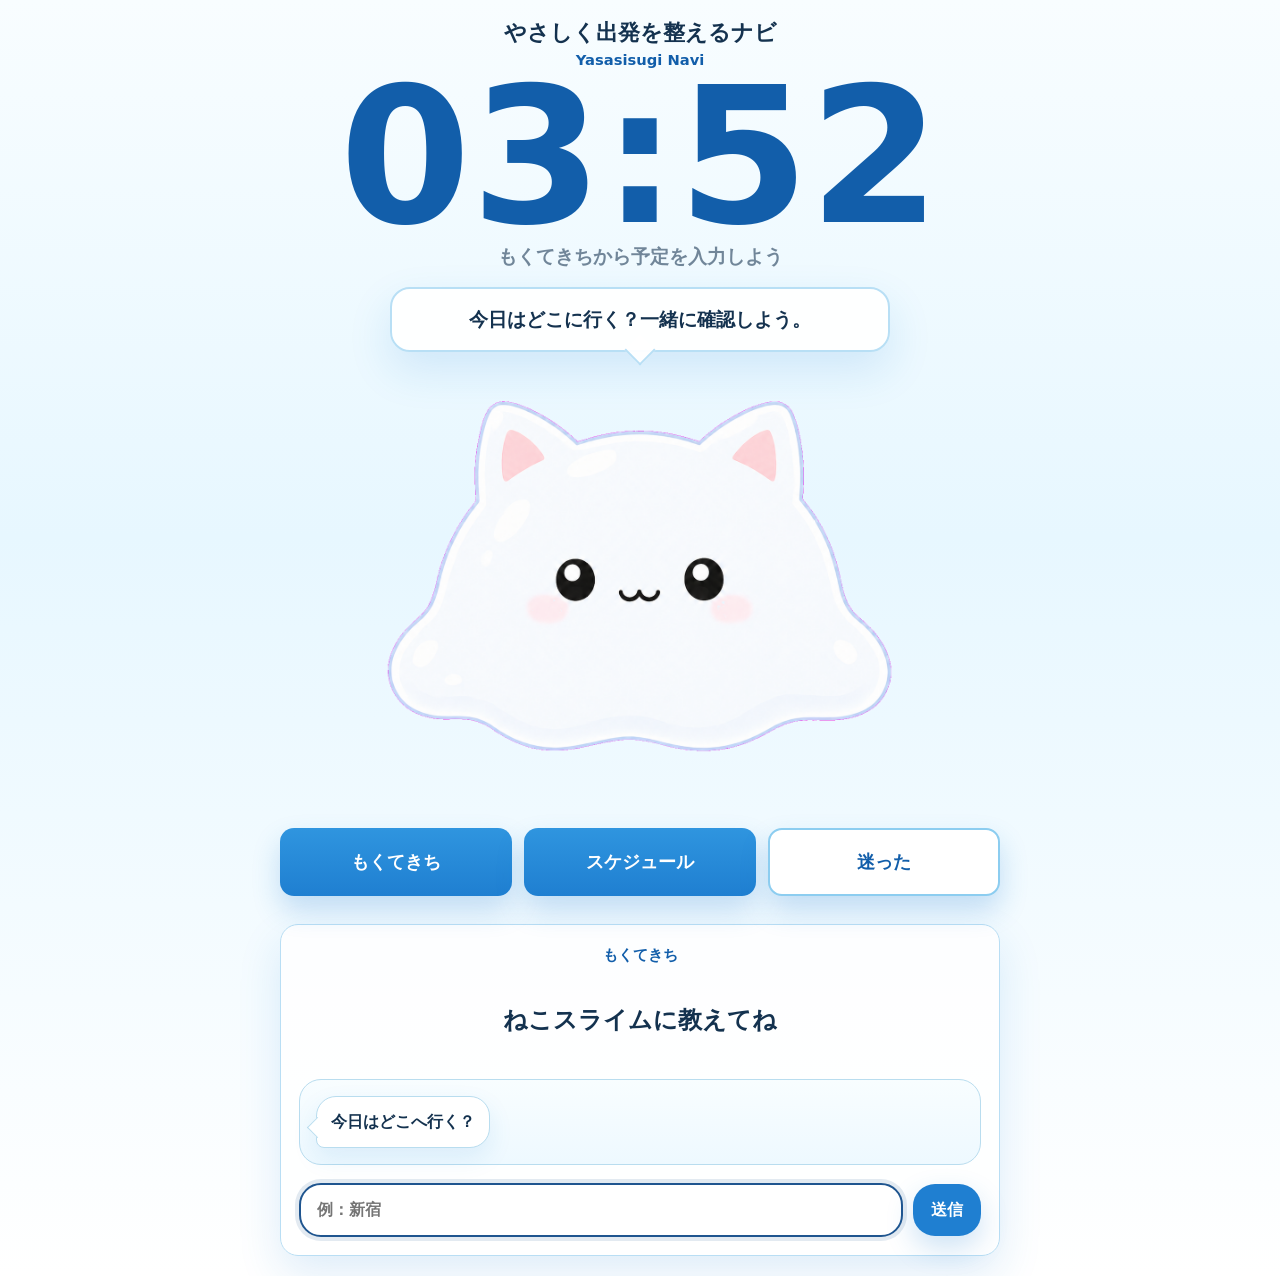
<file: index.html>
<!DOCTYPE html>
<html lang="ja">
<head>
  <meta charset="UTF-8">
  <meta name="viewport" content="width=device-width, initial-scale=1.0">
  <title>Yasasisugi Navi</title>
  <link rel="stylesheet" href="styles.css?v=20260713-slime-up-80">
</head>
<body>
  <main>
    <section class="home" aria-labelledby="home-title">
      <div class="home__content">
        <h1 id="home-title" class="home-title">やさしく出発を整えるナビ</h1>
        <p class="app-label">Yasasisugi Navi</p>

        <div class="clock-panel" aria-label="現在時刻と次の目安">
          <time id="current-time" class="current-time">--:--</time>
          <p id="next-reminder" class="next-reminder">最初の予定の5分前 --:--</p>
        </div>

        <div class="navigator">
          <div class="speech" role="status" aria-live="polite">
            <p id="navigator-message">今日はどこに行く？一緒に確認しよう。</p>
          </div>
          <div class="character-slot" aria-label="ナビゲーターキャラクター仮表示">
            <div class="slime-positioner">
              <div class="slime-wrap cat-slime">
                <img class="slime-body" src="nomal.png?v=20260708b" alt="猫スライム">
              </div>
            </div>
          </div>
        </div>

        <div class="main-actions" aria-label="メインメニュー">
          <a class="action-button" href="#goal-section">
            もくてきち
          </a>
          <a class="action-button" id="schedule-link" href="schedule.html">
            スケジュール
          </a>
          <button type="button" class="action-button action-button--light" id="lost-button">
            迷った
          </button>
        </div>

        <div id="lost-guide" class="lost-guide" hidden>
          <h2>迷ったときのサポート</h2>
          <p>見えるものや写真から現在地を確認する機能は今後追加予定です。今は、近くの目印や駅名をゆっくり確認してみましょう。</p>
        </div>

        <section id="goal-section" class="chat-goal home-chat" aria-labelledby="goal-title">
          <div class="chat-hero">
            <p class="eyebrow">もくてきち</p>
            <h2 id="goal-title">ねこスライムに教えてね</h2>
          </div>

          <div id="goal-chat-log" class="chat-log" aria-live="polite"></div>

          <form id="goal-chat-form" class="chat-input-area">
            <label class="sr-only" for="goal-chat-input">こたえを入力</label>
            <input id="goal-chat-input" type="text" autocomplete="off" placeholder="ここに入力してね">
            <button class="chat-send-button" type="submit">送信</button>
          </form>

          <div id="goal-chat-actions" class="chat-confirm-actions" hidden></div>

          <div class="goal-hidden-fields" aria-hidden="true">
            <input id="goal-place" name="goalPlace" type="hidden">
            <input id="arrival-hour" name="arrivalHour" type="hidden" value="10">
            <input id="arrival-minute" name="arrivalMinute" type="hidden" value="00">
            <input id="arrival-buffer" name="arrivalBuffer" type="hidden" value="10">
            <input id="train-time" name="trainTime" type="hidden">
            <input id="train-duration" name="trainDuration" type="hidden">
          </div>
        </section>
      </div>
    </section>
  </main>

  <script src="app.js?v=20260713-goal-required"></script>
</body>
</html>
</file>
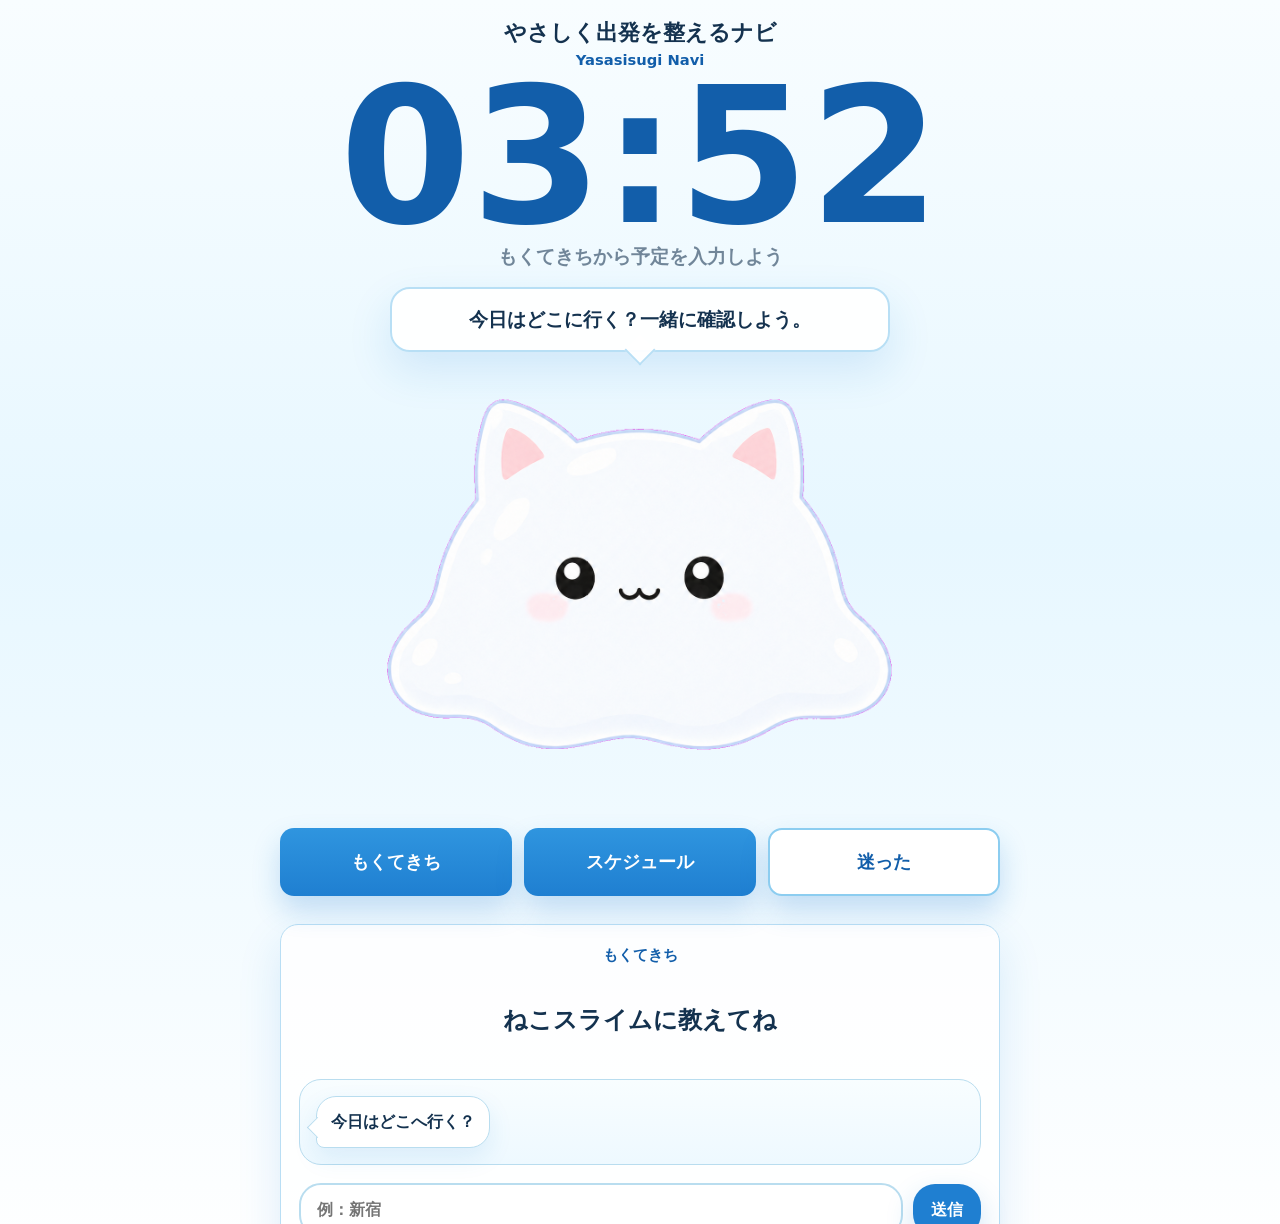
<file: goal.html>
<!DOCTYPE html>
<html lang="ja">
<head>
  <meta charset="UTF-8">
  <meta name="viewport" content="width=device-width, initial-scale=1.0">
  <meta http-equiv="refresh" content="0; url=index.html#goal-section">
  <title>もくてきち - Yasasisugi Navi</title>
  <link rel="stylesheet" href="styles.css?v=20260704-main-chat">
</head>
<body>
  <main class="subpage">
    <section class="section-panel">
      <p>メインページのもくてきち入力へ移動します。</p>
      <p><a href="index.html#goal-section">移動しない場合はこちら</a></p>
    </section>
  </main>
</body>
</html>
</file>
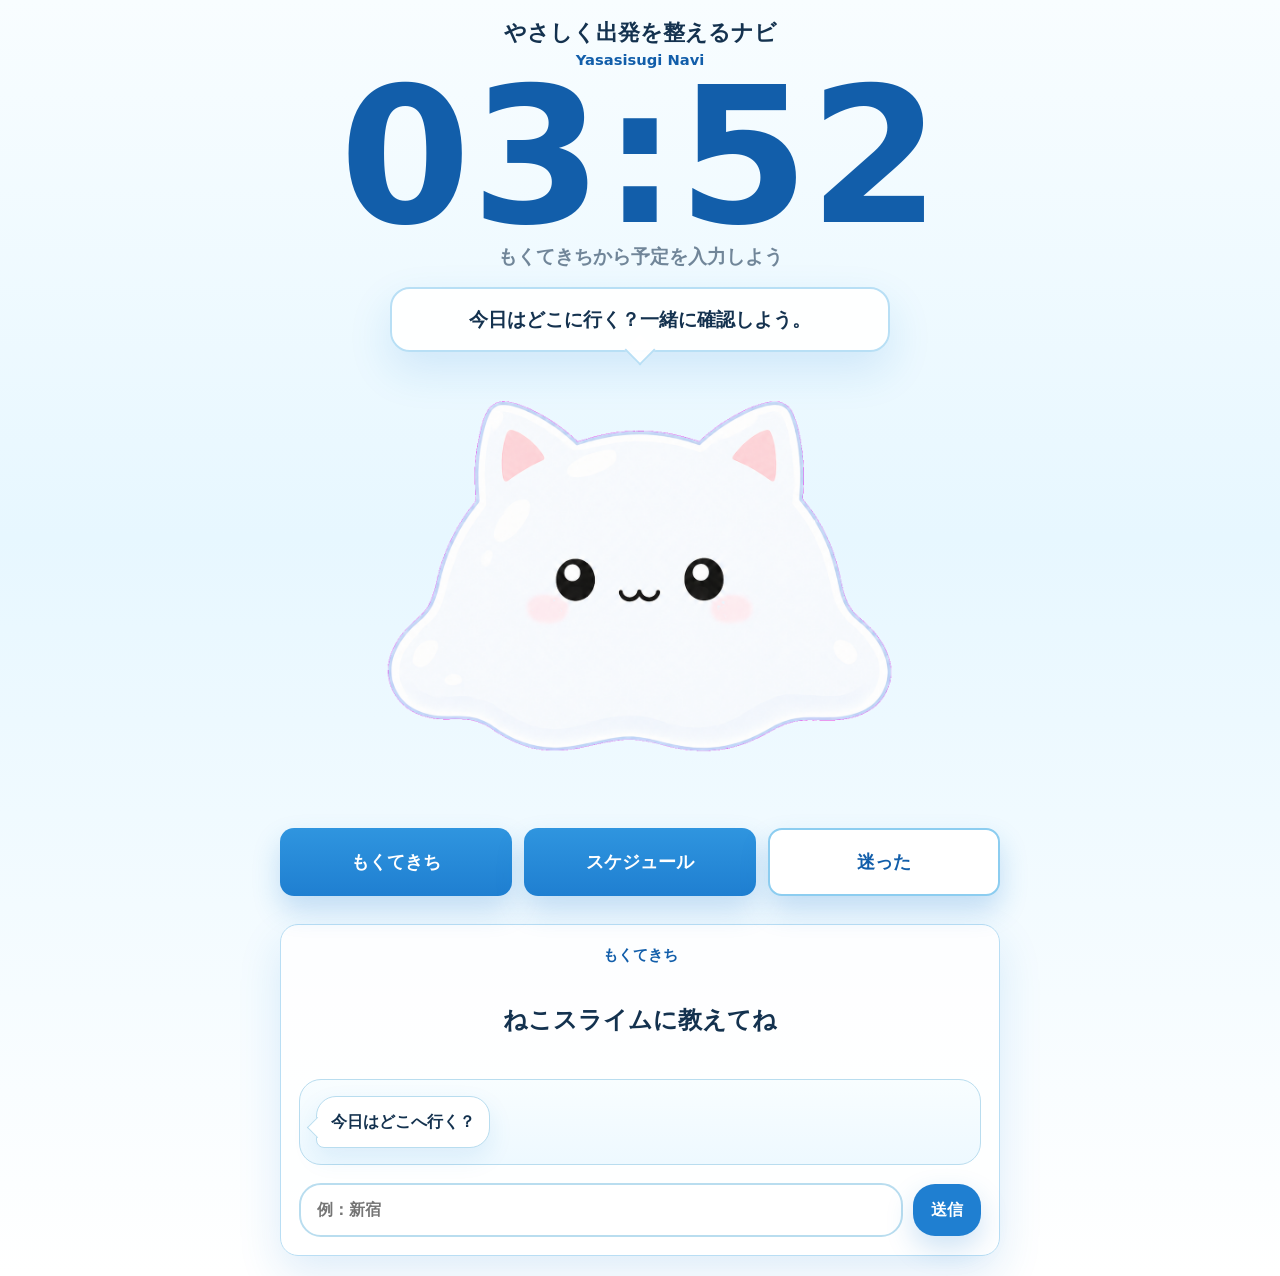
<file: schedule.html>
<!DOCTYPE html>
<html lang="ja">
<head>
  <meta charset="UTF-8">
  <meta name="viewport" content="width=device-width, initial-scale=1.0">
  <title>スケジュール - Yasasisugi Navi</title>
  <link rel="stylesheet" href="styles.css?v=20260704-main-chat">
</head>
<body>
  <main class="subpage">
    <nav class="page-nav" aria-label="ページ移動">
      <a href="index.html">メインへ</a>
      <a href="index.html#goal-section">もくてきちへ</a>
    </nav>

    <section id="schedule-section" class="section-panel schedule-page" aria-live="polite" aria-labelledby="schedule-title">
      <div class="section-heading">
        <p class="eyebrow">今日の予定</p>
        <h1 id="schedule-title">次にやること</h1>
        <p id="summary">今日の流れを確認します。</p>
      </div>

      <div id="timeline" class="timeline timeline--schedule"></div>

      <div class="arrival-complete">
        <label class="complete-check">
          <input id="arrival-complete" type="checkbox">
          <span>目的地に到着した</span>
        </label>
      </div>
    </section>
  </main>

  <script src="app.js?v=20260704-main-chat"></script>
</body>
</html>
</file>
<file: styles.css>
/* ==================================================
   1. カラー・影など、サイト全体で使うデザイン変数
   ================================================== */
:root {
  color-scheme: light;
  --bg-start: #f8fdff;
  --bg-mid: #e7f7ff;
  --bg-end: #ffffff;
  --surface-blue: #eef9ff;
  --text: #14324f;
  --muted: #5c7489;
  --line: #b9def4;
  --blue: #1f7fd1;
  --blue-strong: #125eaa;
  --warm: #ff7f6e;
  --warm-strong: #e95a78;
  --warm-soft: #fff1ec;
  --shadow: 0 18px 44px rgba(31, 127, 209, 0.14);
}

/* ==================================================
   2. ブラウザ標準スタイルの調整と全ページ共通設定
   ================================================== */
* {
  box-sizing: border-box;
}

html {
  scroll-behavior: smooth;
}

body {
  margin: 0;
  min-height: 100vh;
  background: linear-gradient(180deg, var(--bg-start) 0%, var(--bg-mid) 42%, var(--bg-end) 100%);
  color: var(--text);
  font-family: "Hiragino Maru Gothic ProN", "Yu Gothic UI", "Meiryo", "Arial Rounded MT Bold", system-ui, sans-serif;
  line-height: 1.65;
}

button,
input,
textarea,
select {
  font: inherit;
}

button {
  cursor: pointer;
}

a {
  color: inherit;
}

h1,
h2,
h3,
p {
  overflow-wrap: anywhere;
}

/* ==================================================
   3. メインページ：全体レイアウト・タイトル・現在時刻
   ================================================== */
.home {
  min-height: 100svh;
  display: grid;
  place-items: center;
  padding: 20px 14px;
}

.home__content {
  width: min(720px, 100%);
  text-align: center;
}

.home-title {
  margin: 0 0 2px;
  color: var(--text);
  font-size: 1.38rem;
  font-weight: 900;
  line-height: 1.18;
  letter-spacing: 0;
}

.app-label,
.eyebrow {
  margin: 0 0 8px;
  color: var(--blue-strong);
  font-size: 0.92rem;
  font-weight: 850;
  letter-spacing: 0;
}

.clock-panel {
  display: grid;
  gap: 6px;
  margin: 4px 0 20px;
}

.current-time {
  display: block;
  color: var(--blue-strong);
  font-size: clamp(4.1rem, 21.7vw, 11.8rem);
  font-weight: 900;
  line-height: 0.82;
  letter-spacing: 0;
}

.next-reminder {
  margin: 0;
  color: rgba(20, 50, 79, 0.58);
  font-size: clamp(0.95rem, 3.4vw, 1.2rem);
  font-weight: 750;
}

/* ==================================================
   4. メインページ：案内ふきだしとナビゲーター
   ================================================== */
.navigator {
  display: grid;
  justify-items: center;
  gap: 4px;
  margin: -6px auto 0;
}

.speech {
  position: relative;
  width: min(500px, 100%);
  padding: 15px 18px;
  border: 2px solid #b8dff5;
  border-radius: 20px;
  background: rgba(255, 255, 255, 0.94);
  box-shadow: var(--shadow);
}

.speech::after {
  content: "";
  position: absolute;
  left: 50%;
  bottom: -11px;
  width: 20px;
  height: 20px;
  border-right: 2px solid #b8dff5;
  border-bottom: 2px solid #b8dff5;
  background: rgba(255, 255, 255, 0.94);
  transform: translateX(-50%) rotate(45deg);
}

.speech p {
  margin: 0;
  font-size: clamp(0.95rem, 3.2vw, 1.18rem);
  font-weight: 850;
}

/* スライムを配置する正方形の表示枠 */
.character-slot {
  display: grid;
  place-items: center;
  width: min(90vw, 560px);
  min-width: 260px;
  aspect-ratio: 1;
  margin-top: -64px;
}

/* スライム全体の見た目上の位置だけを調整するレイヤー */
.slime-positioner {
  display: grid;
  place-items: center;
  width: 100%;
  transform: translateY(-80px);
}

/* ==================================================
   5. スライム：画像・ドラッグ・押した時の変形
   ================================================== */
.slime-wrap {
  /* app.jsがドラッグ中に更新する位置・変形用のCSS変数 */
  --slime-x: 0px;
  --slime-y: 0px;
  --slime-scale-x: 1;
  --slime-scale-y: 1;
  --slime-rotate: 0deg;
  --slime-ear-x: 0px;
  --slime-ear-y: 0px;
  --slime-ear-rotate-left: -7deg;
  --slime-ear-rotate-right: 7deg;
  position: relative;
  display: grid;
  place-items: center;
  width: 100%;
  max-width: 100%;
  max-height: min(44vh, 460px);
  transform-origin: 50% 82%;
  transform: translate3d(var(--slime-x), var(--slime-y), 0) rotate(var(--slime-rotate)) scale(var(--slime-scale-x), var(--slime-scale-y));
  animation: slime-idle 3.4s ease-in-out infinite;
  cursor: grab;
  touch-action: none;
  user-select: none;
  -webkit-user-drag: none;
  will-change: transform;
}

/* 押す・ドラッグする・離す各状態の見た目 */
.slime-wrap.is-pressing,
.slime-wrap.is-dragging,
.slime-wrap.is-releasing {
  animation: none;
}

.slime-wrap.is-pressing {
  transform: translate3d(var(--slime-x), var(--slime-y), 0) rotate(var(--slime-rotate)) scale(1.08, 0.92);
}

.slime-wrap.is-dragging {
  cursor: grabbing;
}

.slime-wrap.is-releasing {
  animation: slime-release 560ms cubic-bezier(0.18, 0.86, 0.24, 1) both;
}

.slime-body {
  display: block;
  width: 100%;
  max-width: 100%;
  height: auto;
  object-fit: contain;
  pointer-events: none;
  user-select: none;
  -webkit-user-drag: none;
}

/* スライム画像に重ねて動かせる耳パーツ用スタイル */
.slime-ear-left,
.slime-ear-right {
  position: absolute;
  top: 9%;
  width: 18%;
  aspect-ratio: 0.85;
  border-radius: 56% 56% 44% 44%;
  background: rgba(255, 255, 255, 0.28);
  box-shadow: inset 0 0 0 2px rgba(31, 127, 209, 0.14);
  opacity: 0.38;
  pointer-events: none;
  transform-origin: 50% 92%;
  will-change: transform;
}

.slime-ear-left {
  left: 24%;
  transform: translate3d(var(--slime-ear-x), var(--slime-ear-y), 0) rotate(var(--slime-ear-rotate-left));
  animation: slime-ear-idle-left 3.4s ease-in-out infinite 90ms;
}

.slime-ear-right {
  right: 24%;
  transform: translate3d(var(--slime-ear-x), var(--slime-ear-y), 0) rotate(var(--slime-ear-rotate-right));
  animation: slime-ear-idle-right 3.4s ease-in-out infinite 90ms;
}

.slime-wrap.is-pressing .slime-ear-left,
.slime-wrap.is-pressing .slime-ear-right,
.slime-wrap.is-dragging .slime-ear-left,
.slime-wrap.is-dragging .slime-ear-right,
.slime-wrap.is-releasing .slime-ear-left,
.slime-wrap.is-releasing .slime-ear-right {
  animation: none;
}

.slime-wrap.is-pressing .slime-ear-left {
  transform: translate3d(var(--slime-ear-x), calc(var(--slime-ear-y) + 2px), 0) rotate(-15deg);
  transition: transform 90ms ease-out 60ms;
}

.slime-wrap.is-pressing .slime-ear-right {
  transform: translate3d(var(--slime-ear-x), calc(var(--slime-ear-y) + 2px), 0) rotate(15deg);
  transition: transform 90ms ease-out 60ms;
}

.slime-wrap.is-releasing .slime-ear-left {
  animation: slime-ear-release-left 560ms cubic-bezier(0.18, 0.86, 0.24, 1) both 70ms;
}

.slime-wrap.is-releasing .slime-ear-right {
  animation: slime-ear-release-right 560ms cubic-bezier(0.18, 0.86, 0.24, 1) both 70ms;
}

.character-placeholder {
  display: grid;
  place-items: center;
  width: 72%;
  aspect-ratio: 1;
  border-radius: 50%;
  border: 3px dashed #5aa8d4;
  color: #2f719d;
  font-weight: 850;
  background: rgba(255, 255, 255, 0.72);
}

/* スライムの待機・押下・リリース時のアニメーション */
@keyframes slime-idle {
  0% {
    transform: translateY(0) rotate(-1deg) scale(1.01, 0.99);
  }
  25% {
    transform: translateY(-5px) rotate(2deg) scale(0.985, 1.025);
  }
  50% {
    transform: translateY(-2px) rotate(-2deg) scale(1.025, 0.98);
  }
  75% {
    transform: translateY(-6px) rotate(1.5deg) scale(0.99, 1.02);
  }
  100% {
    transform: translateY(0) rotate(-1deg) scale(1.01, 0.99);
  }
}

@keyframes slime-ear-idle-left {
  0% {
    transform: translate3d(0, 0, 0) rotate(-4deg);
  }
  35% {
    transform: translate3d(1px, 2px, 0) rotate(2deg);
  }
  70% {
    transform: translate3d(-1px, -1px, 0) rotate(-2deg);
  }
  100% {
    transform: translate3d(0, 0, 0) rotate(-4deg);
  }
}

@keyframes slime-ear-idle-right {
  0% {
    transform: translate3d(0, 0, 0) rotate(4deg);
  }
  35% {
    transform: translate3d(-1px, 2px, 0) rotate(-2deg);
  }
  70% {
    transform: translate3d(1px, -1px, 0) rotate(2deg);
  }
  100% {
    transform: translate3d(0, 0, 0) rotate(4deg);
  }
}

@keyframes slime-puni {
  0% {
    transform: translateY(0) scale(1);
  }
  42% {
    transform: translateY(4px) scale(1.08, 0.88);
  }
  72% {
    transform: translateY(-3px) scale(0.96, 1.06);
  }
  100% {
    transform: translateY(0) scale(1);
  }
}

@keyframes slime-release {
  0% {
    transform: translate3d(var(--slime-x), var(--slime-y), 0) rotate(var(--slime-rotate)) scale(var(--slime-scale-x), var(--slime-scale-y));
  }
  24% {
    transform: translate3d(-3px, -2px, 0) rotate(-2deg) scale(0.96, 1.04);
  }
  48% {
    transform: translate3d(0, 0, 0) rotate(1.5deg) scale(1.05, 0.96);
  }
  70% {
    transform: translate3d(0, 0, 0) rotate(-1deg) scale(0.98, 1.03);
  }
  86% {
    transform: translate3d(0, 0, 0) rotate(0.6deg) scale(1.015, 0.99);
  }
  100% {
    transform: translate3d(0, 0, 0) rotate(0deg) scale(1);
  }
}

@keyframes slime-ear-release-left {
  0% {
    transform: translate3d(var(--slime-ear-x), var(--slime-ear-y), 0) rotate(calc(var(--slime-ear-rotate-left) - 6deg));
  }
  45% {
    transform: translate3d(-2px, -2px, 0) rotate(-16deg);
  }
  72% {
    transform: translate3d(1px, -1px, 0) rotate(-4deg);
  }
  100% {
    transform: translate3d(0, 0, 0) rotate(-7deg);
  }
}

@keyframes slime-ear-release-right {
  0% {
    transform: translate3d(var(--slime-ear-x), var(--slime-ear-y), 0) rotate(calc(var(--slime-ear-rotate-right) + 6deg));
  }
  45% {
    transform: translate3d(2px, -2px, 0) rotate(16deg);
  }
  72% {
    transform: translate3d(-1px, -1px, 0) rotate(4deg);
  }
  100% {
    transform: translate3d(0, 0, 0) rotate(7deg);
  }
}

/* OSで「視差効果を減らす」が有効な場合は動きを止める */
@media (prefers-reduced-motion: reduce) {
  .slime-wrap,
  .slime-ear-left,
  .slime-ear-right {
    animation: none;
  }
}

/* ==================================================
   6. 共通見出し・メインメニューのボタン
   ================================================== */
h1:not(.home-title) {
  margin: 0;
  font-size: clamp(1.45rem, 5vw, 2.4rem);
  line-height: 1.16;
  letter-spacing: 0;
}

.main-actions {
  display: grid;
  grid-template-columns: repeat(3, minmax(0, 1fr));
  gap: clamp(6px, 2.4vw, 12px);
  margin-top: -24px;
}

.action-button {
  display: grid;
  place-items: center;
  min-height: clamp(54px, 14vw, 68px);
  width: 100%;
  border: 0;
  border-radius: 14px;
  background: linear-gradient(180deg, #2f95df, var(--blue));
  color: #ffffff;
  font-size: clamp(0.82rem, 3.5vw, 1.12rem);
  font-weight: 850;
  line-height: 1.22;
  padding: 10px clamp(5px, 2vw, 14px);
  text-align: center;
  text-decoration: none;
  box-shadow: 0 14px 28px rgba(31, 127, 209, 0.24);
}

.action-button:focus-visible,
.field input:focus,
.field select:focus,
.route-field input:focus,
.timeline-check:focus-visible,
.alarm-toggle:focus-visible,
.secondary-action:focus-visible,
.date-button:focus-visible,
.choice-button:focus-within:not(:has(input[type="radio"])) {
  outline: 4px solid rgba(31, 85, 143, 0.24);
  outline-offset: 3px;
}

.action-button--light {
  background: #ffffff;
  color: var(--blue-strong);
  border: 2px solid #8ccdf0;
}

/* ==================================================
   7. サブページ共通：カード・ナビゲーション・見出し
   ================================================== */
.lost-guide,
.section-panel {
  width: min(960px, calc(100% - 32px));
  margin: 24px auto;
  padding: clamp(20px, 5vw, 34px);
  border: 1px solid var(--line);
  border-radius: 18px;
  background: rgba(255, 255, 255, 0.94);
  box-shadow: var(--shadow);
}

.subpage {
  width: 100%;
  padding: 18px 0 48px;
}

.page-nav {
  width: min(960px, calc(100% - 32px));
  display: flex;
  justify-content: space-between;
  gap: 10px;
  margin: 0 auto;
}

.page-nav a {
  display: inline-grid;
  place-items: center;
  min-height: 44px;
  border: 2px solid #8ccdf0;
  border-radius: 999px;
  background: rgba(255, 255, 255, 0.9);
  color: var(--blue-strong);
  padding: 8px 14px;
  font-weight: 850;
  text-decoration: none;
}

.page-actions {
  margin-top: 22px;
}

.page-actions--split {
  display: grid;
  gap: 18px;
}

.lost-guide {
  width: 100%;
  text-align: left;
  background: var(--surface-blue);
}

.lost-guide h2,
.lost-guide p,
.section-heading p {
  margin: 0;
}

.lost-guide h2 {
  font-size: 1.25rem;
}

.lost-guide p {
  margin-top: 8px;
  color: var(--muted);
  font-weight: 650;
}

.section-heading {
  display: grid;
  gap: 8px;
  margin-bottom: 22px;
}

.section-heading h2 {
  margin: 0;
  font-size: clamp(1.55rem, 5vw, 2.3rem);
  line-height: 1.2;
}

.section-heading p:not(.eyebrow) {
  color: var(--muted);
  font-size: 1.05rem;
  font-weight: 650;
}

/* ==================================================
   8. 全ページ共通のフォーム・入力欄
   ================================================== */
.form {
  display: grid;
  grid-template-columns: repeat(2, minmax(0, 1fr));
  gap: 16px;
}

.field {
  display: grid;
  gap: 7px;
}

.field--wide {
  grid-column: 1 / -1;
}

.field span {
  font-size: 1.04rem;
  font-weight: 800;
}

.field input,
.field select {
  min-height: 58px;
  width: 100%;
  border: 2px solid #b9ddef;
  border-radius: 12px;
  background: #ffffff;
  color: var(--text);
  padding: 12px 14px;
  font-size: 1.08rem;
}

.field input[type="time"],
.route-field input[type="time"] {
  position: relative;
  z-index: 1;
  min-height: 56px;
  width: 100%;
  appearance: auto;
  -webkit-appearance: auto;
  touch-action: manipulation;
}

.field input:focus,
.field select:focus {
  border-color: #1f558f;
}

.route-form {
  display: grid;
  gap: 18px;
}

/* 画面には隠しつつ、読み上げソフトには残すラベル */
.sr-only {
  position: absolute;
  width: 1px;
  height: 1px;
  padding: 0;
  margin: -1px;
  overflow: hidden;
  clip: rect(0, 0, 0, 0);
  white-space: nowrap;
  border: 0;
}

/* ==================================================
   9. メインページ：もくてきち入力チャット
   ================================================== */
.chat-goal {
  display: grid;
  gap: 18px;
}

.home-chat {
  margin-top: 28px;
  padding: 18px;
  border: 1px solid var(--line);
  border-radius: 18px;
  background: rgba(255, 255, 255, 0.86);
  box-shadow: var(--shadow);
}

.chat-hero {
  display: grid;
  justify-items: center;
  gap: 6px;
  text-align: center;
}

.chat-hero h1 {
  margin: 0;
  color: var(--text);
  font-size: clamp(1.55rem, 8vw, 2.25rem);
  line-height: 1.2;
}

.chat-slime {
  width: min(58vw, 220px);
  max-height: 220px;
}

.chat-log {
  display: grid;
  gap: 10px;
  align-content: start;
  min-height: auto;
  padding: 16px;
  border: 1px solid #b9ddef;
  border-radius: 22px;
  background: linear-gradient(180deg, #f8fdff 0%, #eef9ff 100%);
}

.chat-bubble {
  position: relative;
  width: fit-content;
  max-width: min(84%, 420px);
  padding: 12px 14px;
  border-radius: 20px;
  font-weight: 800;
  line-height: 1.65;
  white-space: pre-line;
  box-shadow: 0 10px 24px rgba(31, 127, 209, 0.1);
}

.chat-bubble--slime {
  justify-self: start;
  border-bottom-left-radius: 8px;
  background: #ffffff;
  color: var(--text);
  border: 1px solid #b9ddef;
}

.chat-bubble--slime::before {
  content: "";
  position: absolute;
  left: -7px;
  bottom: 12px;
  width: 14px;
  height: 14px;
  border-left: 1px solid #b9ddef;
  border-bottom: 1px solid #b9ddef;
  background: #ffffff;
  transform: rotate(45deg);
}

.chat-bubble--user {
  justify-self: end;
  border-bottom-right-radius: 8px;
  background: var(--blue);
  color: #ffffff;
}

.chat-bubble--user::after {
  content: "";
  position: absolute;
  right: -7px;
  bottom: 12px;
  width: 14px;
  height: 14px;
  background: var(--blue);
  transform: rotate(45deg);
}

.chat-route-link {
  display: inline-block;
  margin-top: 6px;
  color: var(--blue-strong);
  font-weight: 900;
  text-decoration: underline;
  text-underline-offset: 3px;
}

.chat-button-row {
  display: flex;
  flex-wrap: wrap;
  gap: 8px;
}

.chat-choice-button {
  min-height: 42px;
  border: 2px solid var(--blue);
  border-radius: 999px;
  background: var(--blue);
  color: #ffffff;
  padding: 8px 14px;
  font-size: 0.95rem;
  font-weight: 900;
  line-height: 1.2;
  white-space: normal;
}

.chat-choice-button--secondary {
  background: #ffffff;
  color: var(--blue-strong);
  border-color: #8ccdf0;
}

.chat-mood-wrap {
  display: grid;
  grid-template-columns: auto minmax(150px, 1fr) auto;
  gap: 8px;
  align-items: center;
}

.chat-mood-label {
  color: var(--blue-strong);
  font-size: 0.86rem;
  font-weight: 900;
  white-space: nowrap;
}

.chat-mood-options {
  position: relative;
  display: grid;
  grid-template-columns: repeat(5, minmax(28px, 1fr));
  gap: 8px;
  align-items: center;
  min-width: min(50vw, 230px);
  padding: 10px 0;
}

.chat-mood-options::before {
  content: "";
  position: absolute;
  left: 10%;
  right: 10%;
  top: 50%;
  height: 3px;
  border-radius: 999px;
  background: #b9ddef;
  transform: translateY(-50%);
}

.chat-mood-option {
  position: relative;
  z-index: 1;
  justify-self: center;
  width: 26px;
  height: 26px;
  border: 3px solid #9bd4f4;
  border-radius: 50%;
  background: #ffffff;
  padding: 0;
}

.chat-mood-option:focus-visible,
.chat-choice-button:focus-visible {
  outline: 4px solid rgba(31, 85, 143, 0.24);
  outline-offset: 3px;
}

.chat-input-area {
  display: grid;
  grid-template-columns: minmax(0, 1fr) auto;
  gap: 10px;
  align-items: center;
}

.chat-input-area input {
  width: 100%;
  min-height: 52px;
  border: 2px solid #b9ddef;
  border-radius: 22px;
  background: #ffffff;
  color: var(--text);
  padding: 12px 16px;
  font-weight: 800;
  outline: none;
}

.chat-input-area input:focus {
  border-color: #1f558f;
  box-shadow: 0 0 0 4px rgba(31, 85, 143, 0.12);
}

.chat-send-button {
  min-height: 52px;
  border: 0;
  border-radius: 22px;
  background: var(--blue);
  color: #ffffff;
  padding: 0 18px;
  font-weight: 900;
  box-shadow: 0 12px 28px rgba(31, 127, 209, 0.22);
}

.chat-confirm-actions {
  display: grid;
  gap: 10px;
}

.chat-confirm-actions[hidden],
.goal-hidden-fields {
  display: none;
}

/* ==================================================
   10. 出発地点と日付を選ぶボタン
   ================================================== */
/* 選択肢ボタンの並びとチェック状態 */
.start-choice {
  display: grid;
  gap: 14px;
  padding: 18px;
  border: 1px solid #cce8f7;
  border-radius: 18px;
  background: linear-gradient(180deg, #ffffff, var(--surface-blue));
}

.start-choice h2 {
  margin: 0;
  color: var(--blue-strong);
  font-size: 1.02rem;
  font-weight: 850;
  line-height: 1.65;
}

.choice-buttons {
  display: grid;
  grid-template-columns: 1fr;
  gap: 10px;
}

.choice-button {
  display: grid;
  grid-template-columns: auto 1fr;
  gap: 10px;
  align-items: center;
  min-height: 56px;
  padding: 12px 14px;
  border: 2px solid #b9ddef;
  border-radius: 16px;
  background: #ffffff;
  color: var(--blue-strong);
  font-weight: 900;
}

.choice-button:has(input:checked) {
  border-color: var(--blue);
  background: #e7f7ff;
  box-shadow: 0 12px 26px rgba(31, 127, 209, 0.12);
}

.choice-button input {
  width: 20px;
  height: 20px;
  accent-color: var(--blue);
}

.choice-button:focus-within {
  outline: none;
}

.compact-choice {
  display: grid;
  gap: 10px;
}

.compact-choice h2 {
  margin: 0;
  color: var(--blue-strong);
  font-size: 1.02rem;
  font-weight: 850;
}

.segmented-choice {
  display: grid;
  grid-template-columns: repeat(3, minmax(0, 1fr));
  overflow: hidden;
  border: 2px solid #8ccdf0;
  border-radius: 16px;
  background: #ffffff;
}

.segmented-choice label {
  position: relative;
  display: grid;
  place-items: center;
  min-height: 54px;
  border-right: 1px solid #cce8f7;
  color: var(--blue-strong);
  font-weight: 900;
}

.segmented-choice label:last-child {
  border-right: 0;
}

.segmented-choice input {
  position: absolute;
  opacity: 0;
  pointer-events: none;
}

.segmented-choice label:has(input:checked) {
  background: var(--blue);
  color: #ffffff;
}

.current-location-note {
  margin: 0;
  padding: 12px 14px;
  border-radius: 14px;
  background: var(--warm-soft);
  color: var(--muted);
  font-weight: 750;
}

/* ==================================================
   11. 経路設定：出発地・目的地などの入力カード
   ================================================== */
.route-points {
  position: relative;
  display: grid;
  gap: 14px;
  padding-left: 18px;
}

.route-field {
  position: relative;
  display: grid;
  gap: 8px;
  padding: 18px;
  border: 1px solid #cce8f7;
  border-radius: 18px;
  background: #ffffff;
}

.route-field::before {
  content: "";
  position: absolute;
  left: -18px;
  top: 28px;
  width: 18px;
  height: 18px;
  border: 4px solid var(--blue);
  border-radius: 50%;
  background: #ffffff;
  box-shadow: 0 0 0 5px #eef9ff;
}

.route-field--goal::before {
  border-color: var(--warm-strong);
}

.route-field--start::before {
  border-color: var(--blue);
}

.route-field span,
.route-field-title {
  color: var(--blue-strong);
  font-size: 1.02rem;
  font-weight: 850;
}

.route-field input {
  min-height: 62px;
  width: 100%;
  border: 2px solid #b9ddef;
  border-radius: 14px;
  background: #f8fdff;
  color: var(--text);
  padding: 12px 14px;
  font-size: 1.18rem;
  font-weight: 800;
}

.number-with-unit {
  display: grid;
  grid-template-columns: minmax(0, 1fr) auto;
  gap: 10px;
  align-items: center;
}

.number-with-unit span {
  color: var(--muted);
  font-weight: 850;
}

.route-field input:focus {
  border-color: #1f558f;
}

/* ==================================================
   12. 到着日・到着時刻の設定カード
   ================================================== */
.arrival-card {
  display: grid;
  gap: 16px;
  overflow: visible;
  padding: 20px;
  border: 1px solid #cce8f7;
  border-radius: 18px;
  background: linear-gradient(180deg, #ffffff, var(--surface-blue));
}

.arrival-card h2 {
  margin: 0;
  color: var(--text);
  font-size: clamp(1.35rem, 5vw, 1.85rem);
  line-height: 1.2;
}

.date-buttons {
  display: grid;
  grid-template-columns: repeat(2, minmax(0, 1fr));
  gap: 10px;
}

.date-button {
  min-height: 50px;
  border: 2px solid #9bd4f4;
  border-radius: 999px;
  background: #ffffff;
  color: var(--blue-strong);
  font-weight: 900;
}

.date-button.is-selected {
  border-color: var(--blue);
  background: var(--blue);
  color: #ffffff;
}

.arrival-time {
  display: grid;
  grid-template-columns: repeat(2, minmax(0, 1fr));
  gap: 12px;
}

/* ==================================================
   13. スケジュール設定：気分と予備時間
   ================================================== */
.schedule-controls {
  display: grid;
  gap: 18px;
}

.mood-card {
  display: grid;
  gap: 14px;
  padding: 18px;
  border: 1px solid #cce8f7;
  border-radius: 18px;
  background: linear-gradient(180deg, #ffffff, var(--surface-blue));
}

.mood-card h2,
.mood-buffer {
  margin: 0;
}

.mood-card h2 {
  color: var(--text);
  font-size: 1.18rem;
}

.mood-labels {
  display: flex;
  justify-content: space-between;
  gap: 12px;
  color: var(--muted);
  font-size: 0.94rem;
  font-weight: 800;
}

.mood-slider {
  width: 100%;
  accent-color: var(--blue);
}

.mood-options {
  display: grid;
  grid-template-columns: repeat(5, minmax(0, 1fr));
  gap: 0;
  align-items: center;
  position: relative;
  padding: 10px 0;
}

.mood-options::before {
  content: "";
  position: absolute;
  left: 10%;
  right: 10%;
  top: 50%;
  height: 3px;
  border-radius: 999px;
  background: #b9ddef;
  transform: translateY(-50%);
}

.mood-option {
  position: relative;
  z-index: 1;
  justify-self: center;
  width: 24px;
  height: 24px;
  border: 3px solid #9bd4f4;
  border-radius: 50%;
  background: #ffffff;
  padding: 0;
}

.mood-option.is-selected {
  border-color: var(--blue);
  background: var(--blue);
}

.mood-buffer {
  color: var(--muted);
  font-weight: 800;
}

.mood-buffer strong {
  color: var(--warm-strong);
  font-size: 1.35rem;
}

/* 予備時間の説明と増減ボタン */
.buffer-card {
  display: grid;
  gap: 14px;
  padding: 18px;
  border: 1px solid #cce8f7;
  border-radius: 18px;
  background: linear-gradient(180deg, #ffffff, var(--surface-blue));
}

.buffer-heading {
  display: flex;
  align-items: center;
  gap: 8px;
}

.buffer-heading h2 {
  margin: 0;
  color: var(--text);
  font-size: 1.18rem;
  line-height: 1.2;
}

.help-button {
  display: grid;
  place-items: center;
  width: 26px;
  height: 26px;
  border: 2px solid #9bd4f4;
  border-radius: 50%;
  background: #ffffff;
  color: var(--blue-strong);
  font-size: 0.9rem;
  font-weight: 900;
}

.buffer-help {
  margin: 0;
  color: var(--muted);
  font-weight: 700;
}

.buffer-stepper {
  display: grid;
  grid-template-columns: 48px minmax(64px, auto) 48px auto;
  gap: 10px;
  align-items: center;
  justify-content: start;
}

.buffer-stepper button {
  width: 48px;
  height: 48px;
  border: 2px solid #9bd4f4;
  border-radius: 14px;
  background: #ffffff;
  color: var(--blue-strong);
  font-size: 1.4rem;
  font-weight: 900;
}

.buffer-stepper strong {
  display: grid;
  place-items: center;
  min-width: 64px;
  min-height: 48px;
  border-radius: 14px;
  background: #ffffff;
  color: var(--warm-strong);
  font-size: 1.45rem;
}

.buffer-stepper span {
  color: var(--muted);
  font-weight: 850;
}

/* 到着完了チェックと補助アクション */
.arrival-complete {
  margin-top: 18px;
}

.complete-check {
  display: grid;
  grid-template-columns: auto 1fr;
  gap: 10px;
  align-items: center;
  padding: 14px;
  border: 1px solid #cce8f7;
  border-radius: 16px;
  background: #ffffff;
  color: var(--blue-strong);
  font-weight: 900;
}

.complete-check input {
  width: 22px;
  height: 22px;
  accent-color: var(--blue);
}

.secondary-action {
  min-height: 44px;
  width: auto;
  border: 2px solid #8ccdf0;
  border-radius: 999px;
  background: #ffffff;
  color: var(--blue-strong);
  font-size: 0.98rem;
  font-weight: 900;
  padding: 9px 16px;
}

.train-time-field {
  margin-top: 4px;
}

/* ==================================================
   14. 経路・出発時刻の計算結果
   ================================================== */
/* 計算結果をカード形式で表示するパネル */
.route-result {
  margin-top: 22px;
  padding: 18px;
  border: 1px solid #ffd4c8;
  border-radius: 18px;
  background: var(--warm-soft);
}

.route-result:empty {
  display: none;
}

.route-result h2 {
  margin: 0 0 14px;
  color: var(--text);
  font-size: 1.35rem;
}

.route-result p {
  margin: 0;
  color: var(--muted);
  font-weight: 750;
}

.route-result-list {
  display: grid;
  gap: 10px;
  margin: 0;
}

.route-result-list div {
  display: grid;
  grid-template-columns: minmax(118px, 0.8fr) minmax(0, 1.2fr);
  gap: 10px;
  align-items: baseline;
  padding: 12px;
  border-radius: 14px;
  background: rgba(255, 255, 255, 0.74);
}

.route-result-list dt {
  color: var(--muted);
  font-weight: 800;
}

.route-result-list dd {
  margin: 0;
  color: var(--warm-strong);
  font-size: 1.16rem;
  font-weight: 900;
}

/* ==================================================
   15. スケジュールのタイムラインとアラーム切り替え
   ================================================== */
.timeline {
  position: relative;
  display: grid;
  margin-top: 4px;
}

.timeline::before {
  content: "";
  position: absolute;
  top: 24px;
  bottom: 24px;
  left: 18px;
  width: 4px;
  border-radius: 999px;
  background: linear-gradient(180deg, #87ccef, #1f7fd1);
}

.timeline-item {
  position: relative;
  display: grid;
  grid-template-columns: 40px minmax(0, 1fr) auto;
  gap: 12px;
  align-items: center;
  min-height: 74px;
  padding: 10px 0;
}

.timeline--schedule .timeline-item {
  grid-template-columns: 40px minmax(0, 1fr) 64px;
}

.timeline-check {
  position: relative;
  z-index: 1;
  display: grid;
  place-items: center;
  width: 40px;
  height: 40px;
  border: 3px solid var(--blue);
  border-radius: 50%;
  background: #ffffff;
  color: var(--blue-strong);
  font-size: 1.35rem;
  font-weight: 900;
}

.timeline-check[aria-pressed="true"] {
  background: var(--blue);
  color: #ffffff;
}

.timeline-body {
  display: flex;
  align-items: baseline;
  gap: 10px;
  min-width: 0;
  padding: 12px 14px;
  border: 1px solid #cce8f7;
  border-radius: 14px;
  background: #ffffff;
}

.timeline--schedule .timeline-body {
  border: 0;
  background: transparent;
  padding: 8px 0;
}

.timeline-time {
  flex: 0 0 auto;
  color: var(--warm-strong);
  font-size: clamp(1.25rem, 5vw, 1.75rem);
  font-weight: 900;
  line-height: 1;
}

.timeline-label {
  min-width: 0;
  color: var(--text);
  font-size: clamp(1rem, 3.8vw, 1.18rem);
  font-weight: 850;
}

.timeline-item.is-completed .timeline-time,
.timeline-item.is-completed .timeline-label {
  color: #8aa0b2;
  text-decoration: line-through;
}

.alarm-toggle {
  min-width: 64px;
  min-height: 38px;
  border: 2px solid #9bd4f4;
  border-radius: 999px;
  background: #ffffff;
  color: var(--blue-strong);
  font-size: 0.9rem;
  font-weight: 900;
}

.alarm-toggle[aria-pressed="true"] {
  border-color: var(--blue);
  background: var(--blue);
  color: #ffffff;
}

/* ==================================================
   16. 達成率・進捗ブロック
   ================================================== */
.achievement {
  margin-top: 22px;
  padding: 18px;
  border-radius: 16px;
  background: var(--warm-soft);
  border: 1px solid #ffd4c8;
}

.achievement__header {
  display: flex;
  justify-content: space-between;
  gap: 12px;
  align-items: center;
}

.achievement h3,
.achievement p {
  margin: 0;
}

.achievement h3 {
  font-size: 1.12rem;
}

.achievement strong {
  color: var(--warm-strong);
  font-size: 1.35rem;
}

.achievement__blocks {
  display: grid;
  grid-template-columns: repeat(10, minmax(0, 1fr));
  gap: 5px;
  margin-top: 12px;
}

.achievement__blocks span {
  min-height: 18px;
  border-radius: 5px;
  background: #ffffff;
  border: 1px solid #ffd4c8;
}

.achievement__blocks span.is-filled {
  background: linear-gradient(180deg, #ff9b88, var(--warm-strong));
  border-color: transparent;
}

.achievement__count {
  margin-top: 8px;
  color: var(--muted);
  font-weight: 750;
}

/* ==================================================
   17. 画面幅に応じたレスポンシブ調整
   ================================================== */
@media (max-width: 820px) {
  .form {
    grid-template-columns: 1fr;
  }

  .home {
    align-items: start;
  }

  .section-panel {
    border-radius: 16px;
  }
}

@media (max-width: 430px) {
  .home {
    padding-inline: 10px;
  }

  .timeline-item {
    grid-template-columns: 34px minmax(0, 1fr) 54px;
    gap: 8px;
  }

  .timeline::before {
    left: 15px;
  }

  .timeline-check {
    width: 34px;
    height: 34px;
    font-size: 1.1rem;
  }

  .timeline-body {
    flex-direction: column;
    align-items: flex-start;
    gap: 4px;
    padding: 10px 12px;
  }

  .alarm-toggle {
    min-width: 54px;
    padding-inline: 6px;
    font-size: 0.78rem;
  }
}
</file>
